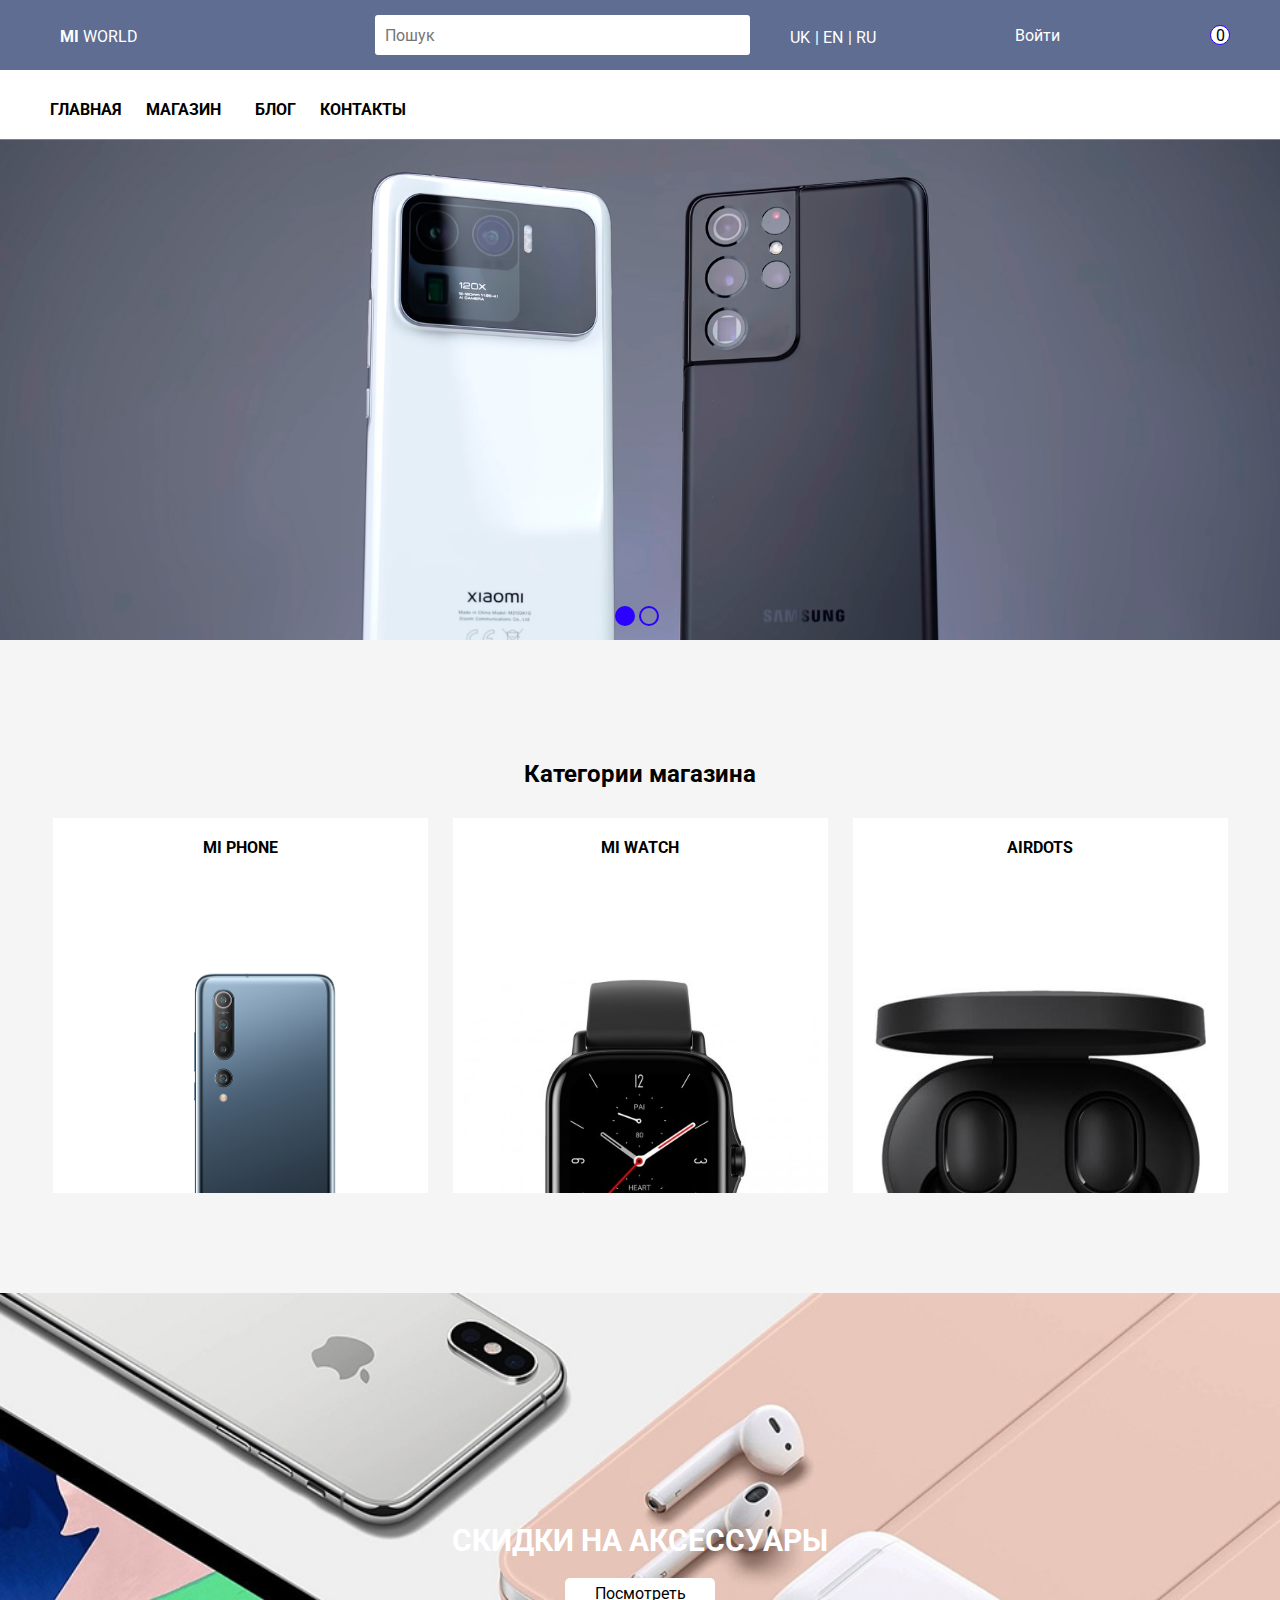
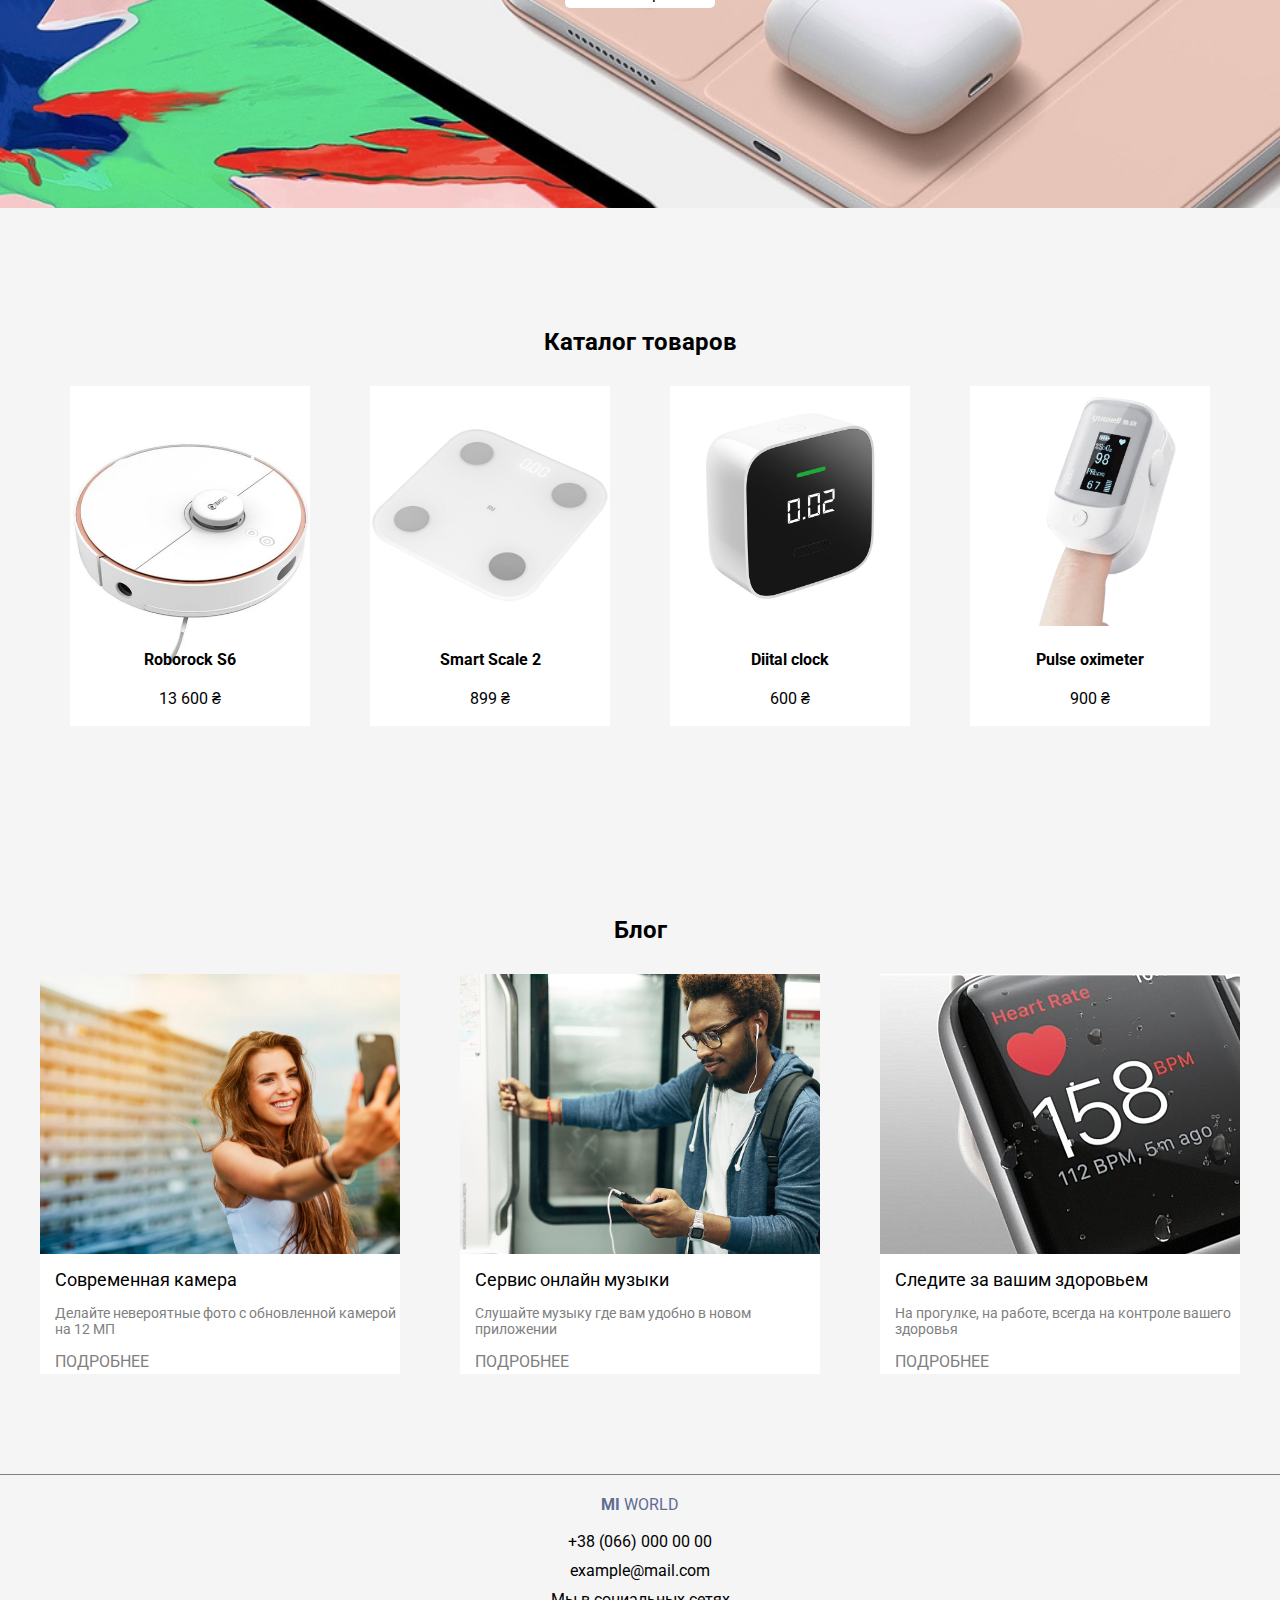
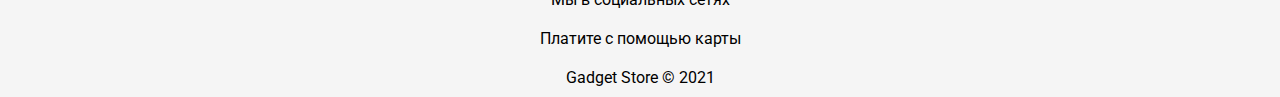
<file: index.html>
<!DOCTYPE html>
<html lang="en">
<head>
    <meta charset="UTF-8">
    <meta http-equiv="X-UA-Compatible" content="IE=edge">
    <meta name="viewport" content="width=device-width, initial-scale=1.0">
    <link href="https://fonts.googleapis.com/css2?family=Roboto:wght@100;300&display=swap" rel="stylesheet">
    <link rel="stylesheet" href="./css/style.css">
    <link rel="stylesheet" href="./css/humburger.css">
    <link rel="stylesheet" href="https://use.fontawesome.com/releases/v5.15.3/css/all.css" integrity="sha384-SZXxX4whJ79/gErwcOYf+zWLeJdY/qpuqC4cAa9rOGUstPomtqpuNWT9wdPEn2fk" crossorigin="anonymous">
    <link rel="preconnect" href="https://fonts.gstatic.com">

    <title>Главная - Интернет-Магазин</title>
</head>
<body>
    <div class="conteiner_header_bg">
        <div class="conteiner_header_content">
            <a class="logo" href="#"><span class="logo_bold">MI</span> world</a>
            <input class="search" type="search" name="" id="" placeholder="Пошук">
            <ul class="lang">
                <i class="fas fa-globe"></i>
                <li class="lang_uk">UK</li>
                <li class="lang_en">EN</li>
                <li class="lang_ru">RU</li>
            </ul>
            
            <a class="log" href=""><i class="far fa-user"></i>Войти</a>
            <div href="" class="shopping">
                <i class="fas fa-shopping-cart"></i>
                <a href="" class="shop_num">0</a>
            </div>
        </div>
    </div>
    <div class="nav">
        <input type="checkbox" id="checkbox3" class="checkbox3 visuallyHidden">
        <label for="checkbox3">
            <div class="hamburger hamburger3">
                <span class="bar bar1"></span>
                <span class="bar bar2"></span>
                <span class="bar bar3"></span>
                <span class="bar bar4"></span>
            </div>
        </label>
        <div class="burg_menu">
            <h2 class="name_menu_burg">меню</h2>
            <ul>
                <li>Главная</li>
                <li>Магазин</li>
                <li>Блог</li>
                <li><a href="./contact_page/contact.html">контакты</li></a>    
            </ul>
            <h2 class="lang_menu_burg">языки</h2>
            <ul>
                <li>en</li>
                <li>ru</li>
                <li>uk</li>
            </ul> 
        </div>
        <ul class="menu_list_big">
            <li class="main">главная</li>
            <li class="shop"> <a href="./shop_page/shop.html">магазин</a> 
                <i class="fas fa-chevron-down"></i>
            </li>
            <div class="hover_menu_conteiner">
                <div class="block">
                    <div class="hover_menu_content">
                        <a href="">новинки</a>
                        <a href="">телефоны</a>
                        <a href="">часы</a>
                        <a href="">аксессуары</a>
                    </div>
                    <div class="product">
                        <div class="product_item promo_item_1">
                            <h3 class="name_product">miband 5</h3>
                            <p class="price">800 ₴</p>
                        </div>
                        <div class="product_item promo_item_2">
                            <h3 class="name_product">airdots</h3>
                            <p class="price">1599 ₴</p>
                        </div>
                        <div class="product_item promo_item_3">
                            <h3 class="name_product">AirDots Pro</h3>
                            <p class="price">2325 ₴</p>
                        </div>
                        <div class="product_item promo_item_4">
                            <h3 class="name_product"> watch amazfit</h3>
                            <p class="price">3899 ₴</p>
                        </div>
                    </div>
                </div>
            </div>
            
            <li class="blog"> <a href="./blog_page/blog.html">блог</a> </li>
            <li><a href="./contact_page/contact.html">контакты</li></a>
        </ul>
        
    </div>
    <div class="slider">
        <input class="slmain1" type="radio" name="slmain" id="slmain1" checked>
        <input class="slmain2" type="radio" name="slmain" id="slmain2">
        <div class="block_label">
            <label class="labelsl1" for="slmain1"></label>
            <label class="labelsl2" for="slmain2"></label>
        </div>
        <div class="slide1"></div>
        <div class="slide2"></div>
    </div>
    <div class="conteiner_category">
        <h2 class="name_block">Категории магазина</h2>
        <div class="category">
            
            <div class="cat_blocks iphone">
                <h3>MI PHONE</h3>
            </div>
            <div class="cat_blocks watch">
                <h3>MI WATCH</h3>
            </div>
            <div class="cat_blocks airpods">
                <h3>AIRDOTS</h3>
            </div>

        </div>
    </div>
    <div class="sales_block">
        <div class="sales_content">
            <h2 class="name_block">СКИДКИ НА АКСЕССУАРЫ</h2>
            <button class="saw_btn">Посмотреть</button>
        </div>
    </div>
    <div class="catalog">
        <h2 class="katalog_name">Каталог товаров</h2>
        <div class="katalog_slider">
            <input class="radio_cat1" type="radio" name="inp_cat" id="inp_cat1" checked>
            <input class="radio_cat2" type="radio" name="inp_cat" id="inp_cat2">
            <label for="inp_cat2"><i class="fas fa-arrow-circle-right katalog_arrow_left"></i></label>
            <label for="inp_cat1"><i class="fas fa-arrow-circle-left katalog_arrow_right"></i></label>
            <div class="katalog_arrow_left"></div>
            <div class="katalog_arrow_right"></div>
            <div class="slide_first">
                <div class="katalog_item">
                    <h3 class="kat_name_item">Roborock S6</h3>
                    <p class="price_kat_item">13 600 ₴</p>
                </div>
                <div class="katalog_item">
                    <h3 class="kat_name_item">Smart Scale 2</h3>
                    <p class="price_kat_item">899 ₴</p>
                </div>
                <div class="katalog_item">
                    <h3 class="kat_name_item">Diital clock</h3>
                    <p class="price_kat_item">600 ₴</p>
                </div>
                <div class="katalog_item">
                    <h3 class="kat_name_item">Pulse oximeter</h3>
                    <p class="price_kat_item">900 ₴</p>
                </div>
            </div>
            <div class="slide_twice">
                <div class="katalog_item">
                    <h3 class="kat_name_item">Mi Band</h3>
                    <p class="price_kat_item">820 ₴</p>
                </div>
                <div class="katalog_item">
                    <h3 class="kat_name_item">Smart Watch</h3>
                    <p class="price_kat_item">6 500 ₴</p>
                </div>
                <div class="katalog_item">
                    <h3 class="kat_name_item">Mi Note 8</h3>
                    <p class="price_kat_item">5800 ₴</p>
                </div>
                <div class="katalog_item">
                    <h3 class="kat_name_item">PowerBank 5000</h3>
                    <p class="price_kat_item">499 ₴</p>
                </div>
            </div>
            
            
        </div>

    </div>
    <div class="blog_conteiner">
        <h3 class="block_name">Блог</h3>
        <div class="blog_blocks">
            <div class="blog_block">
                <div class="promo_foto_blog blog_camera"></div>
                <div class="blog_info">
                    <h3 class="blog_info_name">Современная камера</h3>
                    <p class="blog_info_paragraf">Делайте невероятные фото с обновленной камерой на 12 МП</p>
                    <a class="blog_more" href="#">ПОДРОБНЕЕ <i class="fas fa-long-arrow-alt-right"></i></a>
                </div>
            </div>
            <div class="blog_block">
                <div class="promo_foto_blog blog_music"></div>
                <div class="blog_info">
                    <h3 class="blog_info_name">Сервис онлайн музыки</h3>
                    <p class="blog_info_paragraf">Слушайте музыку где вам удобно в новом <br> приложении</p>
                    <a class="blog_more" href="#">ПОДРОБНЕЕ <i class="fas fa-long-arrow-alt-right"></i></a>
                </div>
            </div>
            <div class="blog_block">
                <div class="promo_foto_blog blog_health"></div>
                <div class="blog_info">
                    <h3 class="blog_info_name">Следите за вашим здоровьем</h3>
                    <p class="blog_info_paragraf">На прогулке, на работе, всегда на контроле вашего здоровья</p>
                    <a class="blog_more" href="#">ПОДРОБНЕЕ <i class="fas fa-long-arrow-alt-right"></i></a>
                </div>
            </div>
        </div>
    </div>
    <div class="footer">
        <a class="logo" href="#"><span class="logo_bold">MI</span> world</a>
        <a class="tel" href="tel:+38 (066) 000 00 00"  >+38 (066) 000 00 00</a>
        <a class="mail" href="mailto:example@mail.com">example@mail.com</a>
        <p class="soc_text">Мы в социальных сетях</p>
        <div class="soc">
            <a href="#"><i class="fab fa-youtube"></i></a>
            <a href="#"><i class="fab fa-instagram-square"></i></a>
            <a href="#"><i class="fab fa-facebook-square"></i></a>
            <a href="#"><i class="fab fa-pinterest-square"></i></a>
            <a href="#"><i class="fab fa-twitter-square"></i></a>
            <a href="#"><i class="fab fa-linkedin"></i></a>   
        </div>
        <p class="pay_text">Платите с помощью карты</p>
        <div class="pay_card">
            <i class="fab fa-cc-mastercard"></i>
            <i class="fab fa-cc-visa"></i>
        </div>
        <p class="year">Gadget Store © 2021</p>
    </div>
</body>
</html>
</file>
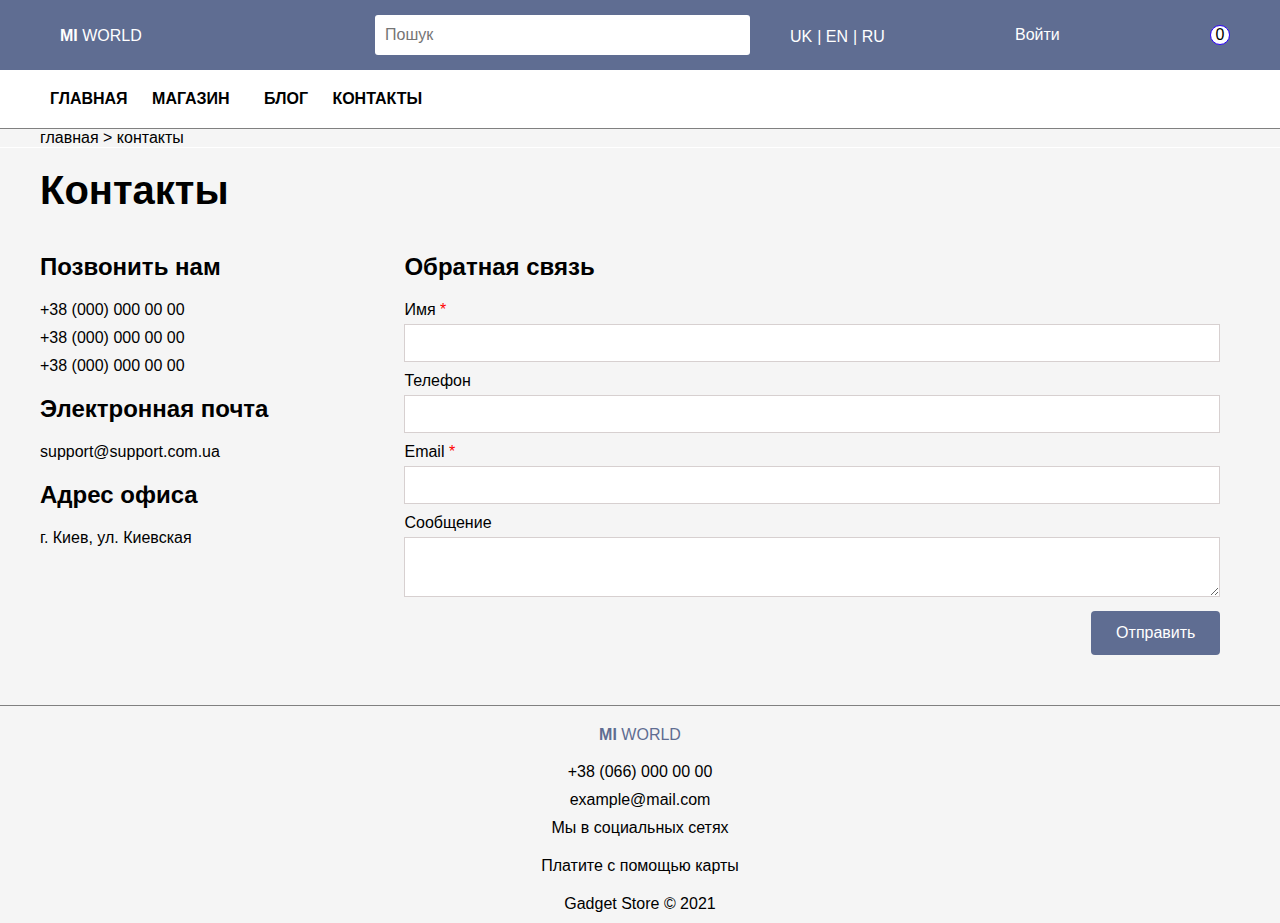
<file: contact_page/contact.html>
<!DOCTYPE html>
<html lang="en">
<head>
    <meta charset="UTF-8">
    <meta http-equiv="X-UA-Compatible" content="IE=edge">
    <meta name="viewport" content="width=device-width, initial-scale=1.0">
    <link rel="stylesheet" href="./css/style.css">
    <link rel="stylesheet" href="./css/humburger.css">
    <link rel="stylesheet" href="../css/header.css">
    <link rel="stylesheet" href="../css/foter.css">
    <link rel="stylesheet" href="https://use.fontawesome.com/releases/v5.15.3/css/all.css" integrity="sha384-SZXxX4whJ79/gErwcOYf+zWLeJdY/qpuqC4cAa9rOGUstPomtqpuNWT9wdPEn2fk" crossorigin="anonymous">
    <link rel="preconnect" href="https://fonts.gstatic.com">
    <title>Контакты - Интернет-магазин</title>
</head>
<body>
    <div class="conteiner_header_bg">
        <div class="conteiner_header_content">
            <a class="logo" href="#"><span class="logo_bold">MI</span> world</a>
            <input class="search" type="search" name="" id="" placeholder="Пошук">
            <ul class="lang">
                <i class="fas fa-globe"></i>
                <li class="lang_uk">UK</li>
                <li class="lang_en">EN</li>
                <li class="lang_ru">RU</li>
            </ul>
            
            <a class="log" href=""><i class="far fa-user"></i>Войти</a>
            <div href="" class="shopping">
                <i class="fas fa-shopping-cart"></i>
                <a href="" class="shop_num">0</a>
            </div>
        </div>
    </div>
    <div class="nav">
        <input type="checkbox" id="checkbox3" class="checkbox3 visuallyHidden">
        <label for="checkbox3">
            <div class="hamburger hamburger3">
                <span class="bar bar1"></span>
                <span class="bar bar2"></span>
                <span class="bar bar3"></span>
                <span class="bar bar4"></span>
            </div>
        </label>
        <div class="burg_menu">
            <h2 class="name_menu_burg">меню</h2>
            <ul>
                <li>Главная</li>
                <li>Магазин</li>
                <li>Блог</li>
                <li>контакты</li>
            </ul>
            <h2 class="lang_menu_burg">языки</h2>
            <ul>
                <li>en</li>
                <li>ru</li>
                <li>uk</li>
            </ul> 
        </div>
        <ul class="menu_list_big">
            <li class="main"> <a href="../index.html">главная</a></li>
            <li class="shop"> <a href="../shop_page/shop.html">магазин</a> 
                <i class="fas fa-chevron-down"></i>
            </li>
            <div class="hover_menu_conteiner">
                <div class="block">
                    <div class="hover_menu_content">
                        <a href="">новинки</a>
                        <a href="">iphone</a>
                        <a href="">iwatch</a>
                        <a href="">аксессуары</a>
                    </div>
                    <div class="product">
                        <div class="product_item promo_item_1">
                            <h3 class="name_product">miband 5</h3>
                            <p class="price">800 ₴</p>
                        </div>
                        <div class="product_item promo_item_2">
                            <h3 class="name_product">airdots</h3>
                            <p class="price">1599 ₴</p>
                        </div>
                        <div class="product_item promo_item_3">
                            <h3 class="name_product">AirDots Pro</h3>
                            <p class="price">2325 ₴</p>
                        </div>
                        <div class="product_item promo_item_4">
                            <h3 class="name_product"> watch amazfit</h3>
                            <p class="price">3899 ₴</p>
                        </div>
                    </div>
                </div>
            </div>
            <li class="blog"> <a href="../blog_page/blog.html">блог</a> </li>
            <li class="contact">контакты</li>
        </ul>
    </div>
    <div class="navigation">
        <p class="navigation_in">главная > контакты</p>
    </div>
    <div class="conteiner_contact">
        <h1>Контакты</h1>
        <div class="contact_detail">
            <h2>Позвонить нам</h2>
            <a href="">+38 (000) 000 00 00</a>
            <a href="">+38 (000) 000 00 00</a>
            <a href="">+38 (000) 000 00 00</a>
            <h2>Электронная почта</h2>
            <a href="">support@support.com.ua</a>
            <h2>Адрес офиса</h2>
            <p>г. Киев, ул. Киевская</p>

        </div>
        <div class="feedback">
            <h2>Обратная связь</h2>
            <form action="">
                <p>Имя <span>*</span> </p>
                <input type="text" name="" id="">
                <p>Телефон</p>
                <input type="number" name="" id="">
                <p>Email <span>*</span></p>
                <input type="email" name="" id="">
                <p>Сообщение</p>
                <textarea name="" id="" cols="30" rows="10"></textarea>
                <button>Отправить</button>
            </form>
        </div>
    </div>
    <div class="footer">
        <a class="logo" href="#"><span class="logo_bold">MI</span> world</a>
        <a class="tel" href="tel:+38 (066) 000 00 00"  >+38 (066) 000 00 00</a>
        <a class="mail" href="mailto:example@mail.com">example@mail.com</a>
        <p class="soc_text">Мы в социальных сетях</p>
        <div class="soc">
            <a href="#"><i class="fab fa-youtube"></i></a>
            <a href="#"><i class="fab fa-instagram-square"></i></a>
            <a href="#"><i class="fab fa-facebook-square"></i></a>
            <a href="#"><i class="fab fa-pinterest-square"></i></a>
            <a href="#"><i class="fab fa-twitter-square"></i></a>
            <a href="#"><i class="fab fa-linkedin"></i></a>    
        </div>
        <p class="pay_text">Платите с помощью карты</p>
        <div class="pay_card">
            <i class="fab fa-cc-mastercard"></i>
            <i class="fab fa-cc-visa"></i>
        </div>
        <p class="year">Gadget Store © 2021</p>
    </div>
</body>
</html>
</file>
<file: css/style.css>
* {
  margin: 0;
  box-sizing: border-box;
  font-family: 'Roboto', sans-serif;
  font-size: 16px;
}

body {
  background-color: #f5f5f5;
}

a {
  text-decoration: none;
  color: black;
}

ul {
  padding: 0;
}

li {
  list-style: none;
}

.conteiner_header_bg {
  background-color: #5f6d92;
  width: 100%;
  padding: 15px 0;
}
.conteiner_header_bg .conteiner_header_content {
  display: flex;
  flex-wrap: wrap;
  align-items: center;
  width: 1200px;
  margin: 0 auto;
  color: #ffff;
  justify-content: space-around;
}
.conteiner_header_bg .conteiner_header_content .logo {
  width: 275px;
  height: 17px;
  text-transform: uppercase;
  color: #ffff;
}
.conteiner_header_bg .conteiner_header_content .logo .logo_bold {
  font-weight: bold;
}
.conteiner_header_bg .conteiner_header_content .search {
  width: 375px;
  height: 40px;
  border-radius: 3px;
  border: 0;
  padding-left: 10px;
}
.conteiner_header_bg .conteiner_header_content .lang {
  width: 175px;
  height: 15px;
}
.conteiner_header_bg .conteiner_header_content .lang .lang_uk, .conteiner_header_bg .conteiner_header_content .lang .lang_en, .conteiner_header_bg .conteiner_header_content .lang .lang_ru {
  display: inline-block;
  cursor: pointer;
}
.conteiner_header_bg .conteiner_header_content .lang .lang_uk::after, .conteiner_header_bg .conteiner_header_content .lang .lang_en::after, .conteiner_header_bg .conteiner_header_content .lang .lang_ru::after {
  content: '|';
  padding-left: 5px;
}
.conteiner_header_bg .conteiner_header_content .lang .lang_ru {
  cursor: pointer;
}
.conteiner_header_bg .conteiner_header_content .lang .lang_ru::after {
  content: '';
}
.conteiner_header_bg .conteiner_header_content .log {
  width: 175px;
  height: 18px;
  color: #ffff;
}
.conteiner_header_bg .conteiner_header_content .log .fa-user {
  margin-right: 10px;
}
.conteiner_header_bg .conteiner_header_content .shopping {
  position: relative;
}
.conteiner_header_bg .conteiner_header_content .shopping .fa-shopping-cart {
  width: 30px;
  height: 30px;
  font-size: 30px;
  cursor: pointer;
}
.conteiner_header_bg .conteiner_header_content .shopping .shop_num {
  width: 20px;
  height: 20px;
  background-color: #ffff;
  border-radius: 50%;
  position: absolute;
  top: -10px;
  right: -10px;
  color: black;
  border: 1px solid #2b00ff;
  text-align: center;
}

.nav {
  position: relative;
  width: 100%;
  margin: 0 auto;
  border-bottom: 1px solid grey;
  background-color: #ffff;
  padding-top: 10px;
}
.nav ul {
  width: 1200px;
  margin: 0 auto;
}
.nav ul > li {
  display: inline-block;
  padding: 20px 10px;
  text-transform: uppercase;
  font-weight: bold;
  cursor: pointer;
}
.nav .shop .fa-chevron-down {
  margin-left: 10px;
}
.nav .shop:hover .fa-chevron-down {
  transform: rotate(180deg);
  transition: 1s ease all;
}
.nav .shop:hover ~ .hover_menu_conteiner {
  transition: 1s ease all;
  max-height: 450px;
}
.nav .hover_menu_conteiner {
  z-index: 2;
  text-transform: uppercase;
  position: absolute;
  top: 60px;
  width: 1200px;
  margin: 0 auto;
  left: 0;
  transition: 0.3s ease all;
  width: 100%;
  max-height: 0;
  overflow: hidden;
  background-color: #ffff;
}
.nav .hover_menu_conteiner .block {
  width: 1200px;
  margin: 0 auto;
  top: 40px;
  display: flex;
  justify-content: space-between;
  margin-top: 20px;
}
.nav .hover_menu_conteiner .block .hover_menu_content {
  width: 375px;
  margin-right: 100px;
}
.nav .hover_menu_conteiner .block .hover_menu_content a {
  display: block;
  padding-left: 10px;
  font-size: 18px;
  margin-bottom: 20px;
}
.nav .hover_menu_conteiner .block .product {
  margin: 0;
  display: flex;
}
.nav .hover_menu_conteiner .block .product .product_item {
  width: 235px;
  margin-right: 20px;
  cursor: pointer;
}
.nav .hover_menu_conteiner .block .product .product_item .name_product {
  text-align: center;
  vertical-align: bottom;
  margin-top: 300px;
  margin-bottom: 20px;
}
.nav .hover_menu_conteiner .block .product .product_item .price {
  text-align: center;
  margin-bottom: 20px;
}
.nav .hover_menu_conteiner .block .product .promo_item_1 {
  background-image: url(../img/watch/apple-watch-series-6-40mm-product-red-aluminium-case-with-product-red-sport-band-desktop-detail-2-Format-488.png);
  background-size: 70%;
  background-position: 30px 50px;
  background-repeat: no-repeat;
  margin-bottom: 20px;
}
.nav .hover_menu_conteiner .block .product .promo_item_1:hover {
  background-image: url(../img/watch/apple_watch_m00m3_1.png);
  box-shadow: -1px 1px 14px 3px #bababa;
}
.nav .hover_menu_conteiner .block .product .promo_item_2 {
  background-image: url(../img/watch/wnike.jpg);
  background-size: 70%;
  background-position: 30px 50px;
  background-repeat: no-repeat;
  margin-bottom: 20px;
}
.nav .hover_menu_conteiner .block .product .promo_item_2:hover {
  background-image: url(../img/watch/wnike2.jpg);
  box-shadow: -1px 1px 14px 3px #bababa;
}
.nav .hover_menu_conteiner .block .product .promo_item_3 {
  background-image: url(../img/watch/blue2.jpeg);
  background-size: 70%;
  background-position: 30px 50px;
  background-repeat: no-repeat;
  margin-bottom: 20px;
}
.nav .hover_menu_conteiner .block .product .promo_item_3:hover {
  background-image: url(../img/watch/blue1.jpg);
  box-shadow: -1px 1px 14px 3px #bababa;
}
.nav .hover_menu_conteiner .block .product .promo_item_4 {
  background-image: url(../img/watch/amazifft.jpg);
  background-size: 70%;
  background-position: 30px 50px;
  background-repeat: no-repeat;
  margin-bottom: 20px;
}
.nav .hover_menu_conteiner .block .product .promo_item_4:hover {
  background-image: url(../img/watch/amazifft2.jpg);
  box-shadow: -1px 1px 14px 3px #bababa;
}
.nav .hover_menu_conteiner:hover {
  max-height: 450px;
}
.nav .burg_menu {
  position: fixed;
  height: 100%;
  background-color: #ffff;
  width: 35%;
  top: 0;
  left: -100%;
  z-index: 1;
  transition: ease 1s;
}
.nav .burg_menu .name_menu_burg, .nav .burg_menu .lang_menu_burg {
  padding: 20px;
  width: 100%;
  height: 10%;
  background-color: #eeeeee;
  margin: 0;
}
.nav .burg_menu ul {
  width: 100%;
}
.nav .burg_menu ul > li {
  width: 100%;
  display: block;
  border-bottom: 1px solid #efefef;
}
.nav .checkbox3:checked ~ .burg_menu {
  left: 0;
  transition: ease 1s;
}
.nav .hamburger {
  display: none;
  margin-top: 0;
}

.slider {
  width: 100%;
  height: 500px;
  position: relative;
  overflow: hidden;
  position: relative;
}
.slider .labelsl1, .slider .labelsl2 {
  background-color: transparent;
  border-radius: 50%;
  width: 20px;
  height: 20px;
  border: 2px solid #2b00ff;
  display: inline-block;
  cursor: pointer;
}
.slider .block_label {
  width: 50px;
  left: calc(50% - 25px);
  bottom: 10px;
  z-index: 5;
  position: absolute;
}
.slider .slide1 {
  background-image: url(../img/slider/slide-2.jpg);
  background-size: cover;
  width: 100%;
  height: 100%;
  position: absolute;
  left: -100%;
  top: 0;
  transition: 1s ease;
}
.slider .slide2 {
  background-image: url(../img/slider/slide-1.jpg);
  background-size: cover;
  background-position: center;
  width: 100%;
  background-repeat: no-repeat;
  height: 500px;
  position: absolute;
  left: 100%;
  top: 0;
  transition: 1s ease;
}
.slider .slmain1:checked ~ .slide1 {
  left: 0;
}
.slider .slmain1:checked ~ .block_label .labelsl1 {
  background-color: #2b00ff;
}
.slider .slmain2:checked ~ .block_label .labelsl2 {
  background-color: #2b00ff;
}
.slider .slmain2:checked ~ .slide2 {
  left: 0;
}

.conteiner_category {
  width: 100%;
  background-color: #f5f5f5;
}
.conteiner_category .name_block {
  display: block;
  text-align: center;
  margin-bottom: 30px;
  padding-top: 120px;
  font-size: 24px;
}
.conteiner_category .category {
  margin: 0 auto;
  width: 1200px;
  display: flex;
  justify-content: space-around;
  padding-bottom: 100px;
}
.conteiner_category .category .cat_blocks {
  overflow: hidden;
  width: 375px;
  height: 375px;
  transition: ease 1s;
  background-color: #ffff;
  cursor: pointer;
}
.conteiner_category .category .cat_blocks:hover {
  background-position: 25px 10px;
  transition: ease 1s;
}
.conteiner_category .category .cat_blocks:hover h3 {
  color: transparent;
  transition: ease 1s;
}
.conteiner_category .category .cat_blocks h3 {
  text-align: center;
  margin-top: 20px;
  transition: ease 1s;
}
.conteiner_category .category .iphone {
  background-image: url(../img/cat_block/mi_10.png);
  background-size: contain;
  background-position: 25px 120px;
  background-repeat: no-repeat;
}
.conteiner_category .category .watch {
  background-image: url(../img/cat_block/umnye-chasy-xiaomi-amazfit-gts-rose-pink.jpg);
  background-size: contain;
  background-position: 5px 155px;
  background-repeat: no-repeat;
}
.conteiner_category .category .watch:hover {
  background-position: 5px 10px;
  transition: ease 1s;
}
.conteiner_category .category .airpods {
  background-image: url(../img/cat_block/894debbcd0553d61bf5e7419bbec1bc2_424_424_75.jpg);
  background-size: contain;
  background-position: 0 120px;
  background-repeat: no-repeat;
}
.conteiner_category .category .airpods:hover {
  background-position: 0 20px;
  transition: ease 1s;
}

.sales_block {
  background-image: url(../img/sales.block/tekhnika-Apple.jpg);
  width: 100%;
  padding-top: 230px;
  padding-bottom: 200px;
  background-size: cover;
  background-repeat: no-repeat;
}
.sales_block .name_block {
  color: #ffff;
  text-align: center;
  font-size: 30px;
  margin-bottom: 20px;
}
.sales_block .saw_btn {
  background-color: #ffff;
  border: 0;
  width: 150px;
  height: 30px;
  display: block;
  margin: 0 auto;
  border-radius: 5px;
  cursor: pointer;
}

.catalog {
  width: 1200px;
  margin: 0 auto;
  overflow: hidden;
}
.catalog .katalog_name {
  display: block;
  text-align: center;
  margin-bottom: 30px;
  padding-top: 120px;
  font-size: 24px;
}
.catalog .katalog_slider {
  width: 1200px;
  height: 410px;
  position: relative;
}
.catalog .katalog_slider .slide_first {
  transition: 1s ease;
  position: absolute;
  width: 1200px;
  height: 400px;
  top: 0;
  left: -100%;
  display: flex;
  justify-content: space-around;
}
.catalog .katalog_slider .slide_first .katalog_item {
  cursor: pointer;
  width: 20%;
  height: 85%;
  display: inline-block;
  background-image: url(../img/watch/pink.png);
  background-size: contain;
  background-repeat: no-repeat;
  background-position: top;
  background-color: #ffff;
}
.catalog .katalog_slider .slide_first .katalog_item:nth-child(1) {
  background-image: url(../img/catalog/447e11e7961511eb8aa2ac162d717607_447e11e8961511eb8aa2ac162d717607-450x600.jpg);
}
.catalog .katalog_slider .slide_first .katalog_item:nth-child(2) {
  background-image: url(../img/catalog/w.jpg);
}
.catalog .katalog_slider .slide_first .katalog_item:nth-child(3) {
  background-image: url(../img/catalog/time.jpg);
}
.catalog .katalog_slider .slide_first .katalog_item:nth-child(4) {
  background-image: url(../img/catalog/korona.jpg);
}
.catalog .katalog_slider .slide_first .katalog_item .kat_name_item {
  margin-top: 110%;
  text-align: center;
}
.catalog .katalog_slider .slide_first .katalog_item .price_kat_item {
  text-align: center;
  margin-top: 20px;
}
.catalog .katalog_slider .slide_first .katalog_item:hover {
  height: 100%;
  box-shadow: -1px 1px 14px 3px #bababa;
}
.catalog .katalog_slider .slide_twice {
  transition: 1s ease;
  position: absolute;
  width: 1200px;
  height: 400px;
  top: 0;
  left: 100%;
  display: flex;
  justify-content: space-around;
}
.catalog .katalog_slider .slide_twice .katalog_item {
  cursor: pointer;
  background-color: #ffff;
  width: 20%;
  height: 85%;
  display: inline-block;
  background-image: url(../img/watch/pink.png);
  background-size: contain;
  background-repeat: no-repeat;
  background-position: top;
}
.catalog .katalog_slider .slide_twice .katalog_item:nth-child(1) {
  background-image: url(../img/catalog/miband.jpg);
}
.catalog .katalog_slider .slide_twice .katalog_item:nth-child(2) {
  background-image: url(../img/catalog/watch.jpg);
}
.catalog .katalog_slider .slide_twice .katalog_item:nth-child(3) {
  background-image: url(../img/catalog/note8.png);
}
.catalog .katalog_slider .slide_twice .katalog_item:nth-child(4) {
  background-image: url(../img/catalog/bank.jpg);
}
.catalog .katalog_slider .slide_twice .katalog_item .kat_name_item {
  margin-top: 110%;
  text-align: center;
}
.catalog .katalog_slider .slide_twice .katalog_item .price_kat_item {
  text-align: center;
  margin-top: 20px;
}
.catalog .katalog_slider .slide_twice .katalog_item:hover {
  height: 100%;
  box-shadow: -1px 1px 14px 3px #bababa;
}
.catalog .katalog_slider .katalog_arrow_left {
  font-size: 30px;
  position: absolute;
  top: calc(50% - 15px);
  right: 0;
  z-index: 1;
  cursor: pointer;
}
.catalog .katalog_slider .katalog_arrow_right {
  font-size: 30px;
  position: absolute;
  top: calc(50% - 15px);
  z-index: 1;
  cursor: pointer;
}
.catalog .katalog_slider .radio_cat1:checked ~ .slide_first {
  left: 0;
  transition: 1s ease;
}
.catalog .katalog_slider .radio_cat2:checked ~ .slide_twice {
  left: 0;
  transition: 1s ease;
}
.catalog .katalog_slider .radio_cat1, .catalog .katalog_slider .radio_cat2 {
  display: none;
}

.blog_conteiner {
  width: 1200px;
  margin: 0 auto;
  padding-bottom: 100px;
}
.blog_conteiner .block_name {
  display: block;
  text-align: center;
  margin-bottom: 30px;
  padding-top: 120px;
  font-size: 24px;
}
.blog_conteiner .blog_blocks {
  width: 100%;
  display: flex;
  justify-content: space-between;
}
.blog_conteiner .blog_blocks .blog_block {
  background-color: #ffff;
  width: 30%;
  height: 400px;
}
.blog_conteiner .blog_blocks .blog_block .promo_foto_blog {
  width: 100%;
  height: 70%;
}
.blog_conteiner .blog_blocks .blog_block .blog_camera {
  background-image: url(../img/blog/selfie.jpg);
  background-size: cover;
}
.blog_conteiner .blog_blocks .blog_block .blog_music {
  background-image: url(../img/blog/online_music.jpg);
  background-size: cover;
  background-repeat: no-repeat;
}
.blog_conteiner .blog_blocks .blog_block .blog_health {
  background-image: url(../img/blog/health.png);
  background-size: cover;
}
.blog_conteiner .blog_blocks .blog_block .blog_info {
  padding-left: 15px;
  padding-top: 15px;
}
.blog_conteiner .blog_blocks .blog_block .blog_info .blog_info_name {
  font-size: 18px;
  font-weight: normal;
  margin-bottom: 15px;
}
.blog_conteiner .blog_blocks .blog_block .blog_info .blog_info_paragraf {
  color: grey;
  margin-bottom: 15px;
  font-size: 14px;
}
.blog_conteiner .blog_blocks .blog_block .blog_info .blog_more {
  color: grey;
  position: relative;
}
.blog_conteiner .blog_blocks .blog_block .blog_info .blog_more .fas {
  position: absolute;
  right: -40%;
}

.footer {
  border-top: 1px solid grey;
  padding-top: 20px;
}
.footer .logo {
  width: 275px;
  height: 17px;
  text-transform: uppercase;
  color: #ffff;
  color: #5f6d92;
  display: block;
  margin: 0 auto;
  text-align: center;
  margin-bottom: 20px;
}
.footer .logo .logo_bold {
  font-weight: bold;
}
.footer .logo_foot, .footer .tel, .footer .mail, .footer .soc_text, .footer .pay_text, .footer .year {
  text-align: center;
  display: block;
  margin-bottom: 10px;
}
.footer .soc {
  width: 240px;
  margin: 0 auto 20px auto;
}
.footer .soc a {
  color: #5f6d92;
}
.footer .soc .fab {
  font-size: 40px;
}
.footer .pay_card {
  width: 95px;
  color: #5f6d92;
  margin: 0 auto 20px auto;
}
.footer .pay_card .fab {
  font-size: 40px;
}

@media (max-width: 1220px) {
  .conteiner_header_bg .conteiner_header_content {
    width: 960px;
  }
  .conteiner_header_bg .conteiner_header_content .logo {
    width: 220px;
  }
  .conteiner_header_bg .conteiner_header_content .search {
    width: 300px;
  }
  .conteiner_header_bg .conteiner_header_content .lang {
    width: 140px;
  }
  .conteiner_header_bg .conteiner_header_content .log {
    width: 140px;
  }

  .conteiner_category .category {
    width: 960px;
  }
  .conteiner_category .category .cat_blocks {
    width: 32%;
    height: 300px;
  }

  .catalog {
    width: 960px;
  }
  .catalog .katalog_slider {
    width: 960px;
  }
  .catalog .katalog_slider .slide_first {
    width: 960px;
  }
  .catalog .katalog_slider .slide_twice {
    width: 960px;
  }

  .blog_conteiner {
    width: 960px;
  }
}
@media (max-width: 980px) {
  .conteiner_header_bg .conteiner_header_content {
    width: 720px;
  }
  .conteiner_header_bg .conteiner_header_content .logo {
    width: 225px;
  }
  .conteiner_header_bg .conteiner_header_content .search {
    width: 225px;
  }
  .conteiner_header_bg .conteiner_header_content .lang {
    display: none;
  }
  .conteiner_header_bg .conteiner_header_content .log {
    width: 105px;
  }

  .nav .menu_list_big {
    display: none;
  }
  .nav .hamburger {
    display: block;
  }

  .conteiner_category .category {
    width: 720px;
  }
  .conteiner_category .category .cat_blocks {
    width: 48%;
  }
  .conteiner_category .category .airpods {
    display: none;
  }

  .catalog {
    width: 720px;
  }
  .catalog .katalog_slider {
    width: 720px;
  }
  .catalog .katalog_slider .slide_first {
    width: 720px;
  }
  .catalog .katalog_slider .slide_first .katalog_item {
    width: 30%;
  }
  .catalog .katalog_slider .slide_first .katalog_item:last-of-type {
    display: none;
  }
  .catalog .katalog_slider .slide_twice {
    width: 720px;
  }
  .catalog .katalog_slider .slide_twice .katalog_item {
    width: 30%;
  }
  .catalog .katalog_slider .slide_twice .katalog_item:last-of-type {
    display: none;
  }

  .blog_conteiner {
    width: 720px;
    margin: 0 auto;
  }
  .blog_conteiner .blog_blocks .blog_block {
    width: 30%;
  }
}
@media (max-width: 740px) {
  .conteiner_header_bg .conteiner_header_content {
    width: 480px;
  }
  .conteiner_header_bg .conteiner_header_content .logo {
    width: 150px;
  }
  .conteiner_header_bg .conteiner_header_content .search {
    display: none;
  }
  .conteiner_header_bg .conteiner_header_content .lang {
    display: none;
  }
  .conteiner_header_bg .conteiner_header_content .log {
    width: 150px;
  }

  .conteiner_category .category {
    width: 480px;
    flex-wrap: wrap;
  }
  .conteiner_category .category .cat_blocks {
    width: 80%;
    margin-top: 20px;
  }
  .conteiner_category .category .iphone {
    background-position: 70px 120px;
  }
  .conteiner_category .category .iphone:hover {
    background-position: 70px 10px;
  }
  .conteiner_category .category .airpods {
    display: block;
    background-position: 40px 120px;
  }
  .conteiner_category .category .airpods:hover {
    background-position: 40px 20px;
    transition: ease 1s;
  }

  .catalog {
    width: 480px;
  }
  .catalog .katalog_slider {
    width: 480px;
  }
  .catalog .katalog_slider .slide_first {
    width: 480px;
  }
  .catalog .katalog_slider .slide_first .katalog_item {
    width: 45%;
  }
  .catalog .katalog_slider .slide_first .katalog_item:nth-child(3n) {
    display: none;
  }
  .catalog .katalog_slider .slide_twice {
    width: 480px;
  }
  .catalog .katalog_slider .slide_twice .katalog_item {
    width: 45%;
  }
  .catalog .katalog_slider .slide_twice .katalog_item:nth-child(3n) {
    display: none;
  }

  .blog_conteiner {
    width: 100%;
    margin: 0 auto;
  }
  .blog_conteiner .blog_blocks {
    display: inline-block;
    margin: 30px auto 0 auto;
  }
  .blog_conteiner .blog_blocks .blog_block {
    width: 300px;
  }
  .blog_conteiner .blog_blocks .blog_block:last-of-type {
    width: 300px;
  }

  .blog_conteiner .blog_blocks .blog_block {
    margin: 30px auto 0 auto;
  }
}
@media (max-width: 500px) {
  .conteiner_header_bg .conteiner_header_content {
    width: 90%;
    margin: 0 auto;
  }
  .conteiner_header_bg .conteiner_header_content .logo {
    width: 100%;
    display: block;
    text-align: center;
  }
  .conteiner_header_bg .conteiner_header_content .search {
    display: none;
  }
  .conteiner_header_bg .conteiner_header_content .lang {
    display: none;
  }
  .conteiner_header_bg .conteiner_header_content .log {
    width: 280px;
  }

  .conteiner_category .category {
    width: 100%;
    flex-wrap: wrap;
  }
  .conteiner_category .category .cat_blocks {
    width: 80%;
    margin-top: 20px;
  }
  .conteiner_category .category .iphone {
    background-position: 70px 120px;
  }
  .conteiner_category .category .iphone:hover {
    background-position: 70px 10px;
  }
  .conteiner_category .category .airpods {
    display: block;
    background-position: 40px 120px;
  }
  .conteiner_category .category .airpods:hover {
    background-position: 40px 20px;
    transition: ease 1s;
  }

  .catalog {
    width: 100%;
  }
  .catalog .katalog_slider {
    width: 100%;
  }
  .catalog .katalog_slider .slide_first {
    width: 100%;
  }
  .catalog .katalog_slider .slide_first .katalog_item {
    width: 50%;
  }
  .catalog .katalog_slider .slide_first .katalog_item:nth-child(2n) {
    display: none;
  }
  .catalog .katalog_slider .slide_twice {
    width: 100%;
  }
  .catalog .katalog_slider .slide_twice .katalog_item {
    width: 50%;
  }
  .catalog .katalog_slider .slide_twice .katalog_item:nth-child(2n) {
    display: none;
  }
}
</file>
<file: css/humburger.css>
.visuallyHidden {
    position: absolute; 
    overflow: hidden; 
    clip: rect(0 0 0 0); 
    height: 1px; width: 1px; 
    margin: -1px; padding: 0; border: 0; 
    padding: 10px;
}

h1 {
    text-align: center;
}


.hamburger {
    display: block;
    margin-top: 15px;
    margin-bottom: 15px;
    cursor: pointer;
    margin-left: auto;
    margin-right: 30px;
    width: 30px;
    height: 30px;
    position: relative;
}

.hamburger .bar {
    padding: 0;
    width: 30px;
    height: 4px;
    background-color:  #5f6d92;
    ;
    display: block;
    border-radius: 4px;
    transition: all 0.4s ease-in-out;
    position: absolute; 
}

.bar1 {
    top: 0;
}

.bar2,
.bar3 {
    top: 13.5px;
}

.bar3 {
    right: 0;
}

.bar4 {
    bottom: 0;
}

.hamburger3 .bar1 {
    transform-origin: 5%;
}

.hamburger3 .bar4 {
    transform-origin: 5%;
}

.checkbox3:checked + label > .hamburger3 > .bar1{
    transform: rotate(45deg);
    height: 3px;
    width: 42px;
}

.checkbox3:checked + label > .hamburger3 > .bar3{
    transform: rotate(45deg);
    height: 3px;
    background-color: transparent;
}

.checkbox3:checked + label > .hamburger3 > .bar2{
    transform: rotate(-45deg);
    height: 3px;
    background-color: transparent;
}

.checkbox3:checked + label > .hamburger3 > .bar4{
    transform: rotate(-45deg);
    height: 3px;
    width: 42px;
}
</file>
<file: contact_page/css/style.css>
* {
  margin: 0;
  box-sizing: border-box;
  font-family: 'Roboto', sans-serif;
  font-size: 16px;
}

body {
  background-color: #f5f5f5;
}

a {
  text-decoration: none;
  color: black;
}

ul {
  padding: 0;
}

li {
  list-style: none;
}

.navigation {
  width: 100%;
  border-bottom: 1px solid #fff;
}
.navigation .navigation_in {
  width: 1200px;
  margin: 0 auto;
}

.conteiner_contact {
  width: 1200px;
  margin: 0 auto 50px auto;
}
.conteiner_contact h1 {
  padding: 20px 20px 20px 0;
  text-align: left;
  font-size: 40px;
}
.conteiner_contact .contact_detail {
  width: 30%;
  display: inline-block;
  vertical-align: top;
}
.conteiner_contact .contact_detail h1 {
  text-align: left;
  font-size: 30px;
  padding-top: 20px;
  padding-bottom: 20px;
}
.conteiner_contact .contact_detail h2 {
  display: block;
  margin-bottom: 20px;
  font-size: 24px;
  margin-top: 20px;
}
.conteiner_contact .contact_detail a {
  display: block;
  margin-bottom: 10px;
}
.conteiner_contact .feedback {
  width: 68%;
  display: inline-block;
  margin-left: auto;
  vertical-align: top;
}
.conteiner_contact .feedback h2 {
  display: block;
  margin-bottom: 20px;
  font-size: 24px;
  margin-top: 20px;
}
.conteiner_contact .feedback input {
  width: 100%;
  padding: 9px;
  border: 1px solid #d7d0d0;
  margin-bottom: 10px;
}
.conteiner_contact .feedback p {
  margin-bottom: 5px;
}
.conteiner_contact .feedback p span {
  color: red;
}
.conteiner_contact .feedback button {
  display: block;
  padding: 12px 24px;
  margin-left: auto;
  background-color: #5f6d92;
  font-style: 15px;
  border: 1px solid transparent;
  border-radius: 4px;
  color: #fff;
}
.conteiner_contact .feedback textarea {
  width: 100%;
  padding: 10px;
  height: 60px;
  border: 1px solid #d7d0d0;
  margin-bottom: 10px;
}

@media (max-width: 1220px) {
  .conteiner_header_bg .conteiner_header_content {
    width: 960px;
  }
  .conteiner_header_bg .conteiner_header_content .logo {
    width: 220px;
  }
  .conteiner_header_bg .conteiner_header_content .search {
    width: 300px;
  }
  .conteiner_header_bg .conteiner_header_content .lang {
    width: 140px;
  }
  .conteiner_header_bg .conteiner_header_content .log {
    width: 140px;
  }

  .conteiner_contact {
    width: 960px;
  }

  .navigation .navigation_in {
    width: 960px;
  }
}
@media (max-width: 980px) {
  .conteiner_header_bg .conteiner_header_content {
    width: 720px;
  }
  .conteiner_header_bg .conteiner_header_content .logo {
    width: 225px;
  }
  .conteiner_header_bg .conteiner_header_content .search {
    width: 225px;
  }
  .conteiner_header_bg .conteiner_header_content .lang {
    display: none;
  }
  .conteiner_header_bg .conteiner_header_content .log {
    width: 105px;
  }

  .nav .menu_list_big {
    display: none;
  }
  .nav .hamburger {
    display: block;
  }

  .conteiner_contact {
    width: 720px;
  }

  .navigation .navigation_in {
    width: 720px;
  }
}
@media (max-width: 740px) {
  .conteiner_header_bg .conteiner_header_content {
    width: 480px;
  }
  .conteiner_header_bg .conteiner_header_content .logo {
    width: 150px;
  }
  .conteiner_header_bg .conteiner_header_content .search {
    display: none;
  }
  .conteiner_header_bg .conteiner_header_content .lang {
    display: none;
  }
  .conteiner_header_bg .conteiner_header_content .log {
    width: 150px;
  }

  .conteiner_contact {
    width: 480px;
  }
  .conteiner_contact .contact_detail, .conteiner_contact .feedback {
    width: 90%;
    display: block;
    margin: 0 auto;
  }

  .navigation .navigation_in {
    width: 480px;
  }
}
@media (max-width: 500px) {
  .conteiner_header_bg .conteiner_header_content {
    width: 90%;
    margin: 0 auto;
  }
  .conteiner_header_bg .conteiner_header_content .logo {
    width: 100%;
    display: block;
    text-align: center;
  }
  .conteiner_header_bg .conteiner_header_content .search {
    display: none;
  }
  .conteiner_header_bg .conteiner_header_content .lang {
    display: none;
  }
  .conteiner_header_bg .conteiner_header_content .log {
    width: 280px;
  }

  .conteiner_contact {
    width: 350px;
  }
  .conteiner_contact .contact_detail, .conteiner_contact .feedback {
    width: 90%;
    display: block;
    margin: 0 auto;
  }

  .navigation .navigation_in {
    width: 300px;
  }
}
</file>
<file: contact_page/css/humburger.css>
.visuallyHidden {
    position: absolute; 
    overflow: hidden; 
    clip: rect(0 0 0 0); 
    height: 1px; width: 1px; 
    margin: -1px; padding: 0; border: 0; 
    padding: 10px;
}

h1 {
    text-align: center;
}


.hamburger {
    display: none;
    margin-top: 15px;
    margin-bottom: 15px;
    cursor: pointer;
    margin-left: auto;
    margin-right: 30px;
    width: 30px;
    height: 30px;
    position: relative;
}

.hamburger .bar {
    padding: 0;
    width: 30px;
    height: 4px;
    background-color:  #5f6d92;
    ;
    display: block;
    border-radius: 4px;
    transition: all 0.4s ease-in-out;
    position: absolute; 
}

.bar1 {
    top: 0;
}

.bar2,
.bar3 {
    top: 13.5px;
}

.bar3 {
    right: 0;
}

.bar4 {
    bottom: 0;
}

.hamburger3 .bar1 {
    transform-origin: 5%;
}

.hamburger3 .bar4 {
    transform-origin: 5%;
}

.checkbox3:checked + label > .hamburger3 > .bar1{
    transform: rotate(45deg);
    height: 3px;
    width: 42px;
}

.checkbox3:checked + label > .hamburger3 > .bar3{
    transform: rotate(45deg);
    height: 3px;
    background-color: transparent;
}

.checkbox3:checked + label > .hamburger3 > .bar2{
    transform: rotate(-45deg);
    height: 3px;
    background-color: transparent;
}

.checkbox3:checked + label > .hamburger3 > .bar4{
    transform: rotate(-45deg);
    height: 3px;
    width: 42px;
}
</file>
<file: css/header.css>
* {
  margin: 0;
  box-sizing: border-box;
  font-family: 'Roboto', sans-serif;
  font-size: 16px;
}

body {
  background-color: #f5f5f5;
}

a {
  text-decoration: none;
}

ul {
  padding: 0;
}

li {
  list-style: none;
}

.conteiner_header_bg {
  background-color: #5f6d92;
  width: 100%;
  padding: 15px 0;
}
.conteiner_header_bg .conteiner_header_content {
  display: flex;
  flex-wrap: wrap;
  align-items: center;
  width: 1200px;
  margin: 0 auto;
  color: #ffff;
  justify-content: space-around;
}
.conteiner_header_bg .conteiner_header_content .logo {
  width: 275px;
  height: 17px;
  text-transform: uppercase;
  color: #ffff;
}
.conteiner_header_bg .conteiner_header_content .logo .logo_bold {
  font-weight: bold;
}
.conteiner_header_bg .conteiner_header_content .search {
  width: 375px;
  height: 40px;
  border-radius: 3px;
  border: 0;
  padding-left: 10px;
}
.conteiner_header_bg .conteiner_header_content .lang {
  width: 175px;
  height: 15px;
}
.conteiner_header_bg .conteiner_header_content .lang .lang_uk, .conteiner_header_bg .conteiner_header_content .lang .lang_en, .conteiner_header_bg .conteiner_header_content .lang .lang_ru {
  display: inline-block;
  cursor: pointer;
}
.conteiner_header_bg .conteiner_header_content .lang .lang_uk::after, .conteiner_header_bg .conteiner_header_content .lang .lang_en::after, .conteiner_header_bg .conteiner_header_content .lang .lang_ru::after {
  content: '|';
  padding-left: 5px;
}
.conteiner_header_bg .conteiner_header_content .lang .lang_ru {
  cursor: pointer;
}
.conteiner_header_bg .conteiner_header_content .lang .lang_ru::after {
  content: '';
}
.conteiner_header_bg .conteiner_header_content .log {
  width: 175px;
  height: 18px;
  color: #ffff;
}
.conteiner_header_bg .conteiner_header_content .log .fa-user {
  margin-right: 10px;
}
.conteiner_header_bg .conteiner_header_content .shopping {
  position: relative;
}
.conteiner_header_bg .conteiner_header_content .shopping .fa-shopping-cart {
  width: 30px;
  height: 30px;
  font-size: 30px;
  cursor: pointer;
}
.conteiner_header_bg .conteiner_header_content .shopping .shop_num {
  width: 20px;
  height: 20px;
  background-color: #ffff;
  border-radius: 50%;
  position: absolute;
  top: -10px;
  right: -10px;
  color: black;
  border: 1px solid #2b00ff;
  text-align: center;
}

.nav {
  position: relative;
  width: 100%;
  margin: 0 auto;
  border-bottom: 1px solid grey;
  background-color: #ffff;
}
.nav .checkbox3 {
  display: none;
}
.nav ul {
  width: 1200px;
  margin: 0 auto;
}
.nav ul > li {
  display: inline-block;
  padding: 20px 10px;
  text-transform: uppercase;
  font-weight: bold;
  cursor: pointer;
}
.nav .shop .fa-chevron-down {
  margin-left: 10px;
}
.nav .shop:hover .fa-chevron-down {
  transform: rotate(180deg);
  transition: 1s ease all;
}
.nav .shop:hover ~ .hover_menu_conteiner {
  transition: 1s ease all;
  max-height: 450px;
}
.nav .hover_menu_conteiner {
  z-index: 2;
  text-transform: uppercase;
  position: absolute;
  top: 60px;
  width: 1200px;
  margin: 0 auto;
  left: 0;
  transition: 0.3s ease all;
  width: 100%;
  max-height: 0;
  overflow: hidden;
  background-color: #ffff;
}
.nav .hover_menu_conteiner .block {
  width: 1200px;
  margin: 0 auto;
  top: 40px;
  display: flex;
  justify-content: space-between;
  margin-top: 20px;
}
.nav .hover_menu_conteiner .block .hover_menu_content {
  width: 375px;
  margin-right: 100px;
}
.nav .hover_menu_conteiner .block .hover_menu_content a {
  display: block;
  padding-left: 10px;
  font-size: 18px;
  margin-bottom: 20px;
}
.nav .hover_menu_conteiner .block .product {
  margin: 0;
  display: flex;
}
.nav .hover_menu_conteiner .block .product .product_item {
  width: 235px;
  margin-right: 20px;
  cursor: pointer;
}
.nav .hover_menu_conteiner .block .product .product_item .name_product {
  text-align: center;
  vertical-align: bottom;
  margin-top: 300px;
  margin-bottom: 20px;
}
.nav .hover_menu_conteiner .block .product .product_item .price {
  text-align: center;
  margin-bottom: 20px;
}
.nav .hover_menu_conteiner .block .product .promo_item_1 {
  background-image: url(../img/watch/apple-watch-series-6-40mm-product-red-aluminium-case-with-product-red-sport-band-desktop-detail-2-Format-488.png);
  background-size: 70%;
  background-position: 30px 50px;
  background-repeat: no-repeat;
  margin-bottom: 20px;
}
.nav .hover_menu_conteiner .block .product .promo_item_1:hover {
  background-image: url(../img/watch/apple_watch_m00m3_1.png);
  box-shadow: -1px 1px 14px 3px #bababa;
}
.nav .hover_menu_conteiner .block .product .promo_item_2 {
  background-image: url(../img/watch/wnike.jpg);
  background-size: 70%;
  background-position: 30px 50px;
  background-repeat: no-repeat;
  margin-bottom: 20px;
}
.nav .hover_menu_conteiner .block .product .promo_item_2:hover {
  background-image: url(../img/watch/wnike2.jpg);
  box-shadow: -1px 1px 14px 3px #bababa;
}
.nav .hover_menu_conteiner .block .product .promo_item_3 {
  background-image: url(../img/watch/blue2.jpeg);
  background-size: 70%;
  background-position: 30px 50px;
  background-repeat: no-repeat;
  margin-bottom: 20px;
}
.nav .hover_menu_conteiner .block .product .promo_item_3:hover {
  background-image: url(../img/watch/blue1.jpg);
  box-shadow: -1px 1px 14px 3px #bababa;
}
.nav .hover_menu_conteiner .block .product .promo_item_4 {
  background-image: url(../img/watch/amazifft.jpg);
  background-size: 70%;
  background-position: 30px 50px;
  background-repeat: no-repeat;
  margin-bottom: 20px;
}
.nav .hover_menu_conteiner .block .product .promo_item_4:hover {
  background-image: url(../img/watch/amazifft2.jpg);
  box-shadow: -1px 1px 14px 3px #bababa;
}
.nav .hover_menu_conteiner:hover {
  max-height: 450px;
}
.nav .burg_menu {
  position: fixed;
  height: 100%;
  background-color: #ffff;
  width: 35%;
  top: 0;
  left: -100%;
  z-index: 1;
  transition: ease 1s;
}
.nav .burg_menu .name_menu_burg, .nav .burg_menu .lang_menu_burg {
  padding: 20px;
  width: 100%;
  height: 10%;
  background-color: #eeeeee;
  margin: 0;
}
.nav .burg_menu ul {
  width: 100%;
}
.nav .burg_menu ul > li {
  width: 100%;
  display: block;
  border-bottom: 1px solid #efefef;
}
.nav .checkbox3:checked ~ .burg_menu {
  left: 0;
  transition: ease 1s;
}

.navigation {
  width: 100%;
  border-bottom: 1px solid #fff;
}
.navigation .navigation_in {
  width: 1200px;
  margin: 0 auto;
}
</file>
<file: css/foter.css>
* {
  margin: 0;
  box-sizing: border-box;
  font-family: 'Roboto', sans-serif;
  font-size: 16px;
}

body {
  background-color: #f5f5f5;
}

a {
  text-decoration: none;
}

ul {
  padding: 0;
}

li {
  list-style: none;
}

.footer {
  border-top: 1px solid grey;
  padding-top: 20px;
}
.footer .logo {
  width: 275px;
  height: 17px;
  text-transform: uppercase;
  color: #ffff;
  color: #5f6d92;
  display: block;
  margin: 0 auto;
  text-align: center;
  margin-bottom: 20px;
}
.footer .logo .logo_bold {
  font-weight: bold;
}
.footer .logo_foot, .footer .tel, .footer .mail, .footer .soc_text, .footer .pay_text, .footer .year {
  text-align: center;
  display: block;
  margin-bottom: 10px;
}
.footer .soc {
  width: 245px;
  margin: 0 auto 20px auto;
}
.footer .soc a {
  color: #5f6d92;
}
.footer .soc .fab {
  font-size: 40px;
}
.footer .pay_card {
  width: 95px;
  color: #5f6d92;
  margin: 0 auto 20px auto;
}
.footer .pay_card .fab {
  font-size: 40px;
}
</file>
